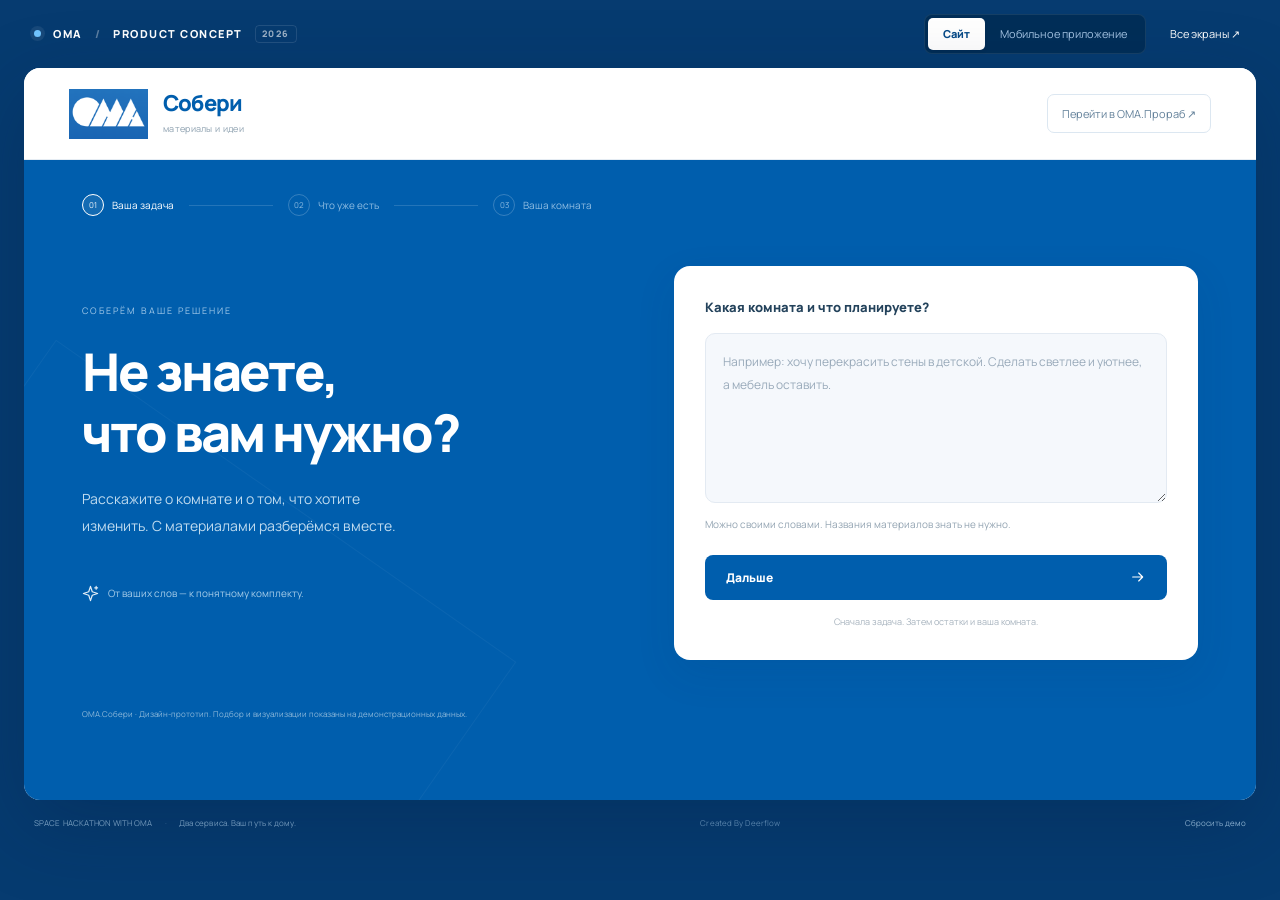
<file: design-prototype/index.html>
<!doctype html>
<html lang="ru"><head><meta charset="UTF-8"><meta name="viewport" content="width=device-width, initial-scale=1.0"><meta name="theme-color" content="#005ead"><meta name="description" content="ОМА.Собери: от вашей задачи к материалам. ОМА.Прораб: от корзины к исполнителю."><title>ОМА.Собери — начнём с вашей задачи</title><link rel="icon" href="assets/oma-logo.png"><link rel="stylesheet" href="styles.css"><script src="app.js" defer></script></head>
<body><div class="prototype-bar"><a class="concept-label" href="#welcome"><span class="live-dot"></span> OMA <span class="concept-divider">/</span> PRODUCT CONCEPT <span class="edition">2026</span></a><div class="preview-controls"><div class="device-toggle" aria-label="Размер экрана"><button class="selected" data-device="desktop" aria-pressed="true">Сайт</button><button data-device="mobile" aria-pressed="false">Мобильное приложение</button></div><button class="screen-map" data-action="screens">Все экраны ↗</button></div></div>
<div class="app-shell"><div class="phone-status" aria-hidden="true"><b>9:41</b><span>●●● ▰</span></div><header class="app-header"><a class="brand service-brand" id="service-home" href="#welcome"><img src="assets/oma-logo.png" alt="ОМА"><span class="service-wordmark"><b id="service-name">Собери</b><small id="service-caption">материалы и идеи</small></span></a><div class="header-right"><button class="service-jump" id="service-jump" data-action="enter-prorab">Перейти в ОМА.Прораб ↗</button><button class="avatar avatar-user" id="role-button" data-action="role" aria-label="Демонстрационные роли" hidden>АК</button></div></header><nav id="service-nav" class="service-subnav" aria-label="Разделы сервиса" hidden></nav><div class="app-body"><main class="workspace" id="workspace" tabindex="-1"></main></div><nav class="bottom-nav" aria-label="Мобильная навигация" hidden></nav></div>
<footer class="prototype-footer"><span>SPACE HACKATHON WITH OMA <span>·</span> Два сервиса. Ваш путь к дому.</span><a href="https://deerflow.tech" target="_blank" rel="noopener noreferrer">Created By Deerflow</a><button data-action="reset">Сбросить демо</button></footer><dialog id="modal"><div id="modal-content"></div></dialog><div class="toast" id="toast" role="status" aria-live="polite"></div></body></html>
</file>
<file: design-prototype/styles.css>
@font-face{font-family:Manrope;src:url(assets/manrope-regular.ttf) format('truetype');font-weight:400 600;font-display:swap}@font-face{font-family:Manrope;src:url(assets/manrope-bold.ttf) format('truetype');font-weight:700 800;font-display:swap}
:root{--blue:#005ead;--navy:#001a34;--ink:#16354f;--muted:#8192a3;--line:#e5ecf3;--light:#f2f6fb;--orange:#f89728;--green:#258368;--font:Manrope,'Avenir Next',sans-serif}*{box-sizing:border-box}body{margin:0;background:#063b70;color:var(--ink);font:13px/1.6 var(--font);-webkit-font-smoothing:antialiased}button,input,select,textarea{font:inherit}button{cursor:pointer;border:0;color:inherit}a{color:inherit;text-decoration:none}button,a{touch-action:manipulation;-webkit-tap-highlight-color:transparent}button:disabled{opacity:.45;cursor:not-allowed}:focus-visible{outline:3px solid var(--orange);outline-offset:3px}h1,h2,h3,h4,p{margin:0}h1,h2,h3,h4{line-height:1.25}h1{font-size:31px;font-weight:800;letter-spacing:-1.2px}h2{font-size:19px;letter-spacing:-.5px}h3{font-size:15px;letter-spacing:-.25px}small{font-size:11px}.icon{width:20px;height:20px;fill:none;stroke:currentColor;stroke-width:1.7;stroke-linecap:round;stroke-linejoin:round;flex-shrink:0;vertical-align:middle}
.prototype-bar{max-width:1660px;height:68px;margin:auto;padding:0 34px;color:#fff;display:flex;align-items:center;justify-content:space-between}.concept-label{font-size:11px;letter-spacing:1.5px;font-weight:800;display:flex;align-items:center;gap:12px}.live-dot{height:7px;width:7px;background:#71c5ff;border-radius:50%;box-shadow:0 0 0 4px #ffffff12}.concept-divider{opacity:.35}.edition{border:1px solid #ffffff30;padding:1px 6px;border-radius:4px;font-size:9px;opacity:.6}.preview-controls{display:flex;gap:18px;align-items:center}.device-toggle{display:flex;background:#002e58;padding:3px;border:1px solid #ffffff16;border-radius:8px}.device-toggle button{padding:7px 15px;background:transparent;border-radius:5px;color:#a4c4e3;font-size:11px}.device-toggle button.selected{background:#fff;color:#084b88;font-weight:800;box-shadow:0 2px 4px #0001}.screen-map{background:none;color:#fff;font-size:11px}.screen-map span{margin-left:12px;color:#a4c4e3}.app-shell{container-type:inline-size;container-name:app;width:calc(100% - 48px);max-width:1600px;margin:auto;background:var(--light);min-height:840px;border-radius:16px;overflow:clip;box-shadow:0 25px 80px #001b3a40;transition:width .3s ease}.app-header{height:87px;display:flex;align-items:center;justify-content:space-between;background:#fff;border-bottom:1px solid var(--line);padding:0 30px;gap:28px}.brand{display:flex;align-items:center;gap:17px;min-width:196px}.brand img{width:85px;height:54px;object-fit:contain}.brand-line{height:29px;width:1px;background:#dce4ef}.brand>span:last-child{font-size:11px;line-height:1.5;color:#7490a8}.brand b{color:#214766}.service-switch{display:flex;gap:36px;margin-right:auto;padding-left:30px}.service-switch a{font-size:17px;font-weight:800;color:var(--blue)}.service-switch a:last-child{color:#506880}.service-switch span{display:block;font-size:9px;font-weight:500;letter-spacing:.2px;color:#8d9aab}.header-right{display:flex;align-items:center;gap:21px}.demo-label{font-size:10px;color:#75889a;background:#f1f6fb;border:1px solid #e8eef5;padding:4px 9px;border-radius:5px;white-space:nowrap}.icon-button{width:36px;height:36px;display:inline-flex;align-items:center;justify-content:center;background:transparent;border-radius:10px;color:#526d85}.notification-button{position:relative}.notification-button i{width:5px;height:5px;background:var(--orange);border-radius:50%;position:absolute;top:6px;right:9px}.avatar{display:inline-flex;align-items:center;justify-content:center;background:#e3f0fc;color:var(--blue);border-radius:50%;font-weight:800;flex-shrink:0}.avatar-user{height:37px;width:37px;font-size:11px;background:#e7edf3;border:3px solid #fff;box-shadow:0 0 0 1px #e1e8f0}.avatar.large{width:64px;height:64px;font-size:22px}.avatar.person{background:#e5d9ce;color:#6d503e}.avatar.person.two{background:#dce6d7;color:#4f715d}.avatar.person.three{background:#dbe4f5;color:#4c6597}.app-body{display:grid;grid-template-columns:222px minmax(0,1fr);min-height:800px}.sidebar{background:#00549b;color:#fff;padding:25px 16px;display:flex;flex-direction:column;gap:27px}.project-picker{display:flex;width:100%;background:#ffffff0c;border:1px solid #ffffff24;border-radius:10px;padding:13px 10px;color:#fff;align-items:center;text-align:left;gap:9px}.project-picker>span:last-child{margin-left:auto;opacity:.6}.project-picker small{display:block;font-size:7px;letter-spacing:1.1px;color:#a1c9ec;margin-bottom:4px}.project-picker b{font-size:9px;display:block;max-width:125px;overflow:hidden;text-overflow:ellipsis;white-space:nowrap}.project-picker em{display:block;color:#a1c9ec;font-size:8px;font-style:normal;margin-top:3px}.project-icon{height:32px;width:32px;background:#ffffff12;border-radius:7px;display:flex;align-items:center;justify-content:center;flex-shrink:0}.project-icon .icon{width:17px}.nav-group{display:block;color:#91bde0;font-size:8px;letter-spacing:1.3px;font-weight:700;padding:17px 15px 9px}.nav-group:first-child{padding-top:0}.nav-item{display:flex;align-items:center;gap:12px;padding:11px 14px;margin:2px 0;border-radius:8px;color:#d9eafb;font-size:11px}.nav-item .icon{width:18px;height:18px;color:#a5c8e7}.nav-item:hover{background:#ffffff0b}.nav-item.active{background:#fff;color:var(--blue);font-weight:800;box-shadow:0 3px 7px #002e5822}.nav-item.active .icon{color:var(--blue)}.nav-count{margin-left:auto;font-size:8px;min-width:16px;height:16px;background:#ffffff20;border-radius:4px;text-align:center}.nav-item.active .nav-count{background:#e7f2fc}.sidebar-bottom{margin-top:auto;padding-top:30px}.mini-help{border:1px solid #ffffff26;border-radius:12px;padding:17px 14px;background:#ffffff06}.mini-help>.icon,.mini-help>[data-icon]>.icon{color:#7eb9eb;margin-bottom:10px;width:24px;height:24px}.mini-help b{font-size:10px;display:block}.mini-help p{font-size:9px;line-height:1.8;color:#abcce6;margin:5px 0 14px}.mini-help button{font-size:9px;background:none;padding:0;color:#fff;display:flex;justify-content:space-between;width:100%}.role-control{display:flex;gap:7px;align-items:center;margin:20px 5px 0}.role-dot{width:5px;height:5px;border-radius:50%;background:#84c1ef}.role-control select{color:#b3d1ea;background:none;border:0;max-width:166px;font-size:9px;cursor:pointer}.role-control option{color:var(--ink)}.workspace{padding:29px 34px 30px;min-width:0;outline:none}
.page-top{display:flex;align-items:center;justify-content:space-between;gap:20px;margin-bottom:25px}.eyebrow{font-size:9px;letter-spacing:1.8px;font-weight:800;color:#8b9caf;text-transform:uppercase;margin-bottom:7px}.page-top p{font-size:11px;color:#8190a2;margin-top:8px}.page-top .btn{align-self:center}.btn{background:var(--blue);color:#fff;padding:11px 17px;border-radius:8px;font-size:11px;font-weight:800;display:inline-flex;align-items:center;justify-content:center;gap:9px;white-space:nowrap;min-height:40px;border:1px solid transparent;transition:.2s}.btn:hover{background:#004f93;transform:translateY(-1px)}.btn .icon{height:16px;width:16px}.btn.secondary{color:var(--blue);background:#fff;border-color:#dce6f1}.btn.secondary:hover{background:#eaf3fc}.btn.light{background:#fff;color:var(--blue)}.btn.orange{background:var(--orange);color:#452a08}.btn.ghost{background:none;color:var(--blue);padding-left:0;padding-right:0}.btn.small{padding:7px 12px;font-size:10px;min-height:32px}.btn.full{width:100%}.actions{display:flex;align-items:center;gap:10px;flex-wrap:wrap}.page-grid{display:grid;grid-template-columns:minmax(0,1fr) 292px;gap:21px}.stack{display:flex;flex-direction:column;gap:20px}.card{background:#fff;border:1px solid var(--line);border-radius:16px;padding:22px;min-width:0}.card-title{display:flex;align-items:center;justify-content:space-between;gap:12px;margin-bottom:18px}.card-title .text-link{font-size:10px}.text-link{color:var(--blue);font-weight:800;background:none;padding:0;display:inline-flex;gap:8px;align-items:center}.text-link .icon{width:14px}.muted{color:var(--muted)}.tiny{font-size:10px}.subtitle{font-size:11px;color:var(--muted);margin-top:7px;line-height:1.8}.pill{display:inline-flex;align-items:center;gap:5px;padding:4px 8px;background:#edf5fc;color:#3473a7;font-size:9px;font-weight:700;border-radius:5px;white-space:nowrap}.pill.green{background:#eaf5ef;color:#33836b}.pill.orange{background:#fff3e4;color:#b67623}.pill.gray{background:#f2f4f7;color:#83909d}.pill.outline{background:#ffffff18;border:1px solid #ffffff36;color:#fff}.pill .icon{width:11px;height:11px}.hero{position:relative;min-height:296px;overflow:hidden;border-radius:16px;background:#254137;color:#fff;display:flex;align-items:flex-end;padding:26px}.hero .hero-photo{position:absolute;inset:0;width:100%;height:100%;object-fit:cover;object-position:55% 54%}.hero:after{content:'';position:absolute;inset:0;background:linear-gradient(90deg,#001a34c4,#001a3455 51%,#001a3400 80%),linear-gradient(0deg,#001a3445,transparent)}.hero-content{position:relative;z-index:1;width:100%}.hero-top{position:absolute;top:20px;left:23px;right:23px;z-index:2;display:flex;justify-content:space-between;align-items:center}.hero h2{font-size:31px;line-height:1.22;letter-spacing:-1px;margin-bottom:9px;color:#fff}.hero p{font-size:11px;color:#dce7ec;max-width:245px;line-height:1.7;margin-bottom:17px}.hero-actions{display:flex;justify-content:space-between;align-items:end}.hero .btn{font-size:10px;padding:9px 13px;min-height:36px}.image-credit{font-size:7px;color:#ffffffa6;text-align:right}.step-strip{display:flex;margin-top:18px;border-radius:11px;border:1px solid var(--line);background:#fff;padding:15px 12px;justify-content:space-between;gap:3px}.journey-step{display:flex;align-items:center;gap:6px;color:#97a3af;font-size:9px;font-weight:600}.step-number{width:20px;height:20px;border-radius:50%;background:#f0f3f8;display:flex;align-items:center;justify-content:center;font-size:8px;flex-shrink:0}.journey-step.done{color:#6c8c9e}.journey-step.done .step-number{color:var(--green);background:#e9f4ef}.journey-step.current{color:var(--blue);font-weight:800}.journey-step.current .step-number{color:#fff;background:var(--blue)}.step-line{align-self:center;width:22px;height:1px;background:var(--line)}.section-line{display:flex;align-items:center;justify-content:space-between;margin:24px 0 15px}.section-line h2{font-size:17px}.two-cols{display:grid;grid-template-columns:repeat(2,minmax(0,1fr));gap:16px}.three-cols{display:grid;grid-template-columns:repeat(3,minmax(0,1fr));gap:17px}.four-cols{display:grid;grid-template-columns:repeat(4,minmax(0,1fr));gap:15px}.room-card{padding:0;overflow:hidden}.room-card .room-cover{position:relative;height:134px;overflow:hidden}.room-card img{height:100%;width:100%;object-fit:cover;transition:transform .5s}.room-card:hover img{transform:scale(1.035)}.room-card .pill{position:absolute;top:11px;left:11px;background:#ffffffed}.room-card .room-details{padding:16px}.room-card h3{font-size:12px}.room-card .room-details>div{display:flex;align-items:center;justify-content:space-between}.room-card p{color:#8b98a9;font-size:10px;margin:5px 0 14px}.room-card .text-link{font-size:9px}.mini-progress{height:4px;border-radius:10px;background:#ecf1f7;overflow:hidden}.mini-progress>span{height:100%;display:block;background:var(--blue);border-radius:10px}.budget-card .big-number{font-size:29px;font-weight:800;letter-spacing:-1.1px}.budget-card .big-number span{font-size:11px;font-weight:600;color:#8b9bac;letter-spacing:0}.budget-caption{font-size:10px;color:#7d91a2;margin:3px 0 15px}.budget-bar{height:6px;display:flex;gap:3px;margin:13px 0 17px}.budget-bar span{border-radius:3px;background:#0069bd;flex:4}.budget-bar span:nth-child(2){background:#7db4df;flex:3}.budget-bar span:nth-child(3){background:#e8f0f7;flex:2}.budget-row{display:flex;justify-content:space-between;align-items:center;font-size:10px;padding:7px 0;gap:10px}.budget-row>span:first-child{color:#8391a1;display:flex;gap:7px;align-items:center}.color-dot{display:inline-block;width:5px;height:5px;background:var(--blue);border-radius:50%}.color-dot.pale{background:#7db4df}.budget-row b{font-size:10px}.divider{height:1px;background:var(--line);margin:18px 0}.budget-card .divider{margin:10px 0}.next-card{background:#e6f0fc;border:1px solid #dbe8f7;overflow:hidden}.next-card .icon-tile{margin-bottom:12px}.icon-tile{width:35px;height:35px;border-radius:9px;background:#fff;display:flex;align-items:center;justify-content:center;color:var(--blue);flex-shrink:0}.next-card h3{font-size:14px;max-width:185px}.next-card p{font-size:10px;color:#6c84a0;margin:9px 0 17px;line-height:1.8}.next-card .text-link{font-size:10px}.feed-row{display:flex;gap:11px;align-items:flex-start;font-size:10px;padding:11px 0;border-bottom:1px solid var(--line)}.feed-row:last-child{border:0;padding-bottom:0}.feed-icon{width:28px;height:28px;border-radius:8px;background:#edf4fc;color:var(--blue);display:flex;align-items:center;justify-content:center;flex-shrink:0}.feed-row .icon{width:14px;height:14px}.feed-row b{font-size:10px;display:block;margin-bottom:2px}.feed-row p{font-size:9px;color:#8b99a8}.feed-row time{font-size:8px;color:#9ea9b6;white-space:nowrap;margin-left:auto}.note{display:flex;align-items:flex-start;gap:10px;padding:14px 16px;border:1px solid #dbe8f7;background:#edf5fd;border-radius:10px;font-size:10px;color:#5d7f9e;line-height:1.8}.note .icon{color:var(--blue);width:17px;height:17px;margin-top:1px}.note.warn{background:#fff7ec;border-color:#f6e4cc;color:#9f7b48}.note.success{background:#edf7f2;border-color:#dceee3;color:#3c8069}.screen-footer{display:flex;justify-content:space-between;align-items:center;margin-top:25px;padding-top:14px;border-top:1px solid #e1e9f1;color:#9ba8b6;font-size:8px;gap:15px}.prototype-footer{max-width:1600px;width:calc(100% - 68px);margin:17px auto 21px;display:flex;align-items:center;justify-content:space-between;color:#85acce;font-size:8px;letter-spacing:.5px}.prototype-footer span span{margin:0 10px;opacity:.4}.prototype-footer a{font-size:8px;opacity:.65}.prototype-footer button{background:none;color:#9bc0df;font-size:8px;padding:0}
.form-grid{display:grid;grid-template-columns:1fr 1fr;gap:17px}.field{display:flex;flex-direction:column;gap:7px;font-size:11px;font-weight:700}.field input,.field select,.field textarea,.chat-input input,.search-field input{border:1px solid #dce5ee;padding:12px 13px;border-radius:8px;background:#fbfcfe;color:var(--ink);width:100%;min-width:0}.field textarea{resize:vertical;min-height:104px;line-height:1.8}.field.wide{grid-column:1/-1}.choice-grid{display:grid;grid-template-columns:1fr 1fr;gap:12px;margin-top:17px}.choice-card{padding:20px;text-align:left;border:1px solid var(--line);border-radius:12px;background:#fff;display:flex;align-items:flex-start;gap:13px}.choice-card.active,.choice-card:has(input:checked){border-color:var(--blue);background:#f2f8fd;box-shadow:0 0 0 1px var(--blue)}.choice-card .icon{color:var(--blue)}.choice-card b{font-size:12px;display:block}.choice-card p{font-size:10px;color:#8294a5;margin-top:4px}.choice-card input{accent-color:var(--blue);margin-top:5px}.tabs{display:flex;gap:4px;background:#e8eef5;padding:4px;border-radius:9px;width:max-content;max-width:100%;margin-bottom:20px;overflow:auto}.tab{padding:8px 15px;border-radius:6px;background:none;font-size:10px;white-space:nowrap;color:#6c8194}.tab.active{color:var(--blue);background:#fff;font-weight:800;box-shadow:0 2px 4px #1e4a6f0a}.upload-area{border:1.5px dashed #a9c5e0;min-height:208px;border-radius:12px;display:flex;align-items:center;justify-content:center;flex-direction:column;background:#f4f9fe;text-align:center;cursor:pointer;padding:20px;gap:9px}.upload-area>.icon{width:34px;height:34px;color:var(--blue);margin-bottom:3px}.upload-area b{font-size:12px}.upload-area p{font-size:10px;color:#7b93a8}.upload-area input{max-width:100%;font-size:10px;margin-top:8px}.plan-visual{background:#f1f7fc;border:1px solid #e2ebf4;border-radius:13px;padding:23px;min-height:220px;display:grid;grid-template-columns:1.5fr 1fr;gap:7px}.plan-room{border:3px solid #6c9dc7;background:#dfeefa;display:flex;align-items:center;justify-content:center;flex-direction:column;min-height:90px;font-size:11px}.plan-room:nth-child(2){background:#e7f0dd;border-color:#9cae83}.plan-room:nth-child(3){grid-column:1/-1;min-height:54px;background:#e6e7ee;border-color:#a6a6b7}.plan-room span{font-size:9px;opacity:.7}.inventory-row{display:grid;grid-template-columns:44px 1fr auto;align-items:center;gap:13px;padding:17px 0;border-bottom:1px solid var(--line)}.inventory-row:last-child{border:0}.material-thumb{width:44px;height:48px;background:#f0ebe2;border-radius:8px;display:flex;align-items:center;justify-content:center;overflow:hidden}.material-thumb .icon{width:23px;height:23px;color:#8a775d}.material-thumb.paint{background:#e8eef5}.material-thumb.wood{background:repeating-linear-gradient(93deg,#b6a085 0px,#c4b399 8px,#d2bfa4 10px,#ad9376 12px)}.material-thumb.white{background:#e8e8e4}.inventory-row b{font-size:11px}.inventory-row p{font-size:9px;color:#899bab;margin-top:3px}.variant{padding:0;overflow:hidden}.variant.selected{border:2px solid var(--blue)}.variant img{height:176px;width:100%;object-fit:cover}.variant:nth-child(1) img{filter:saturate(.6)}.variant:nth-child(3) img{filter:saturate(.9) brightness(.85)}.variant-info{padding:19px}.variant-info h3{font-size:15px;margin:9px 0}.variant-info p{font-size:10px;color:#8495a5;min-height:54px;margin-bottom:15px}.variant-price{font-size:24px;font-weight:800;margin:14px 0}.variant-price span{font-size:10px;font-weight:500;color:#8799aa}.variant .btn{width:100%}.variant-info ul{padding-left:15px;font-size:10px;color:#6e8599;line-height:2}.studio-grid{display:grid;grid-template-columns:minmax(0,1fr) 270px;gap:18px}.studio-scene{position:relative;border-radius:14px;overflow:hidden;background:#d6d3cb;min-height:430px}.studio-scene>img{width:100%;height:100%;object-fit:cover;position:absolute;inset:0}.studio-toolbar{position:absolute;left:16px;top:16px;display:flex;gap:5px;z-index:1}.studio-toolbar button{padding:7px 11px;font-size:9px;border-radius:6px;background:#ffffffed;color:#566e81}.studio-toolbar button.active{background:var(--blue);color:#fff}.hotspot{position:absolute;background:#fff;border:3px solid #ffffff80;width:27px;height:27px;border-radius:50%;color:var(--blue);box-shadow:0 0 0 6px #ffffff28;font-weight:800;display:flex;align-items:center;justify-content:center}.hotspot.one{top:31%;left:38%}.hotspot.two{top:72%;left:61%}.scene-bottom{position:absolute;bottom:16px;left:16px;right:16px;padding:11px 13px;border-radius:9px;display:flex;align-items:center;justify-content:space-between;background:#ffffffed;font-size:9px}.scene-bottom b{display:block;font-size:10px}.scene-bottom .pill{font-size:8px}.chat-bubble{background:#f0f6fc;border-radius:0 12px 12px 12px;padding:13px;font-size:10px;line-height:1.8;margin:12px 0}.chat-bubble.user{background:var(--blue);color:#fff;border-radius:12px 0 12px 12px;margin-left:20px}.chat-heading{display:flex;gap:8px;align-items:center}.chat-heading .icon-tile{background:#ebf4fe;width:30px;height:30px}.chat-heading h3{font-size:12px}.chat-heading p{font-size:8px;color:#8a9cab}.chat-input{display:flex;gap:6px;margin-top:14px}.chat-input input{font-size:10px;padding:10px}.chat-input button{width:35px;flex-shrink:0;padding:0}.swatches{display:flex;gap:8px;margin-top:13px}.swatch{width:26px;height:26px;border-radius:50%;border:3px solid #fff;box-shadow:0 0 0 1px #d9e3ed}.swatch.active{box-shadow:0 0 0 2px var(--blue)}.lock-list{display:flex;flex-wrap:wrap;gap:7px;margin-top:15px}.lock-list .pill{font-size:8px}.ar-callout{display:flex;align-items:center;justify-content:space-between;margin-top:17px;padding:17px 19px;border:1px solid #d8e7f6;background:#eaf3fd;border-radius:12px;gap:15px}.ar-callout h3{font-size:13px}.ar-callout p{font-size:10px;color:#7793ac;margin-top:5px}
.data-table{width:100%;border-collapse:collapse;text-align:left;font-size:10px}.table-wrap{overflow-x:auto}.data-table th{font-size:8px;letter-spacing:.6px;text-transform:uppercase;color:#91a2b2;padding:12px 9px;border-bottom:1px solid var(--line);font-weight:600;white-space:nowrap}.data-table td{padding:16px 9px;border-bottom:1px solid var(--line);vertical-align:middle}.data-table td b{font-size:10px}.data-table td small{display:block;color:#91a2b1;font-size:8px;margin-top:3px}.data-table tr:last-child td{border:0}.price{white-space:nowrap;font-weight:800}.qty{display:inline-flex;align-items:center;border:1px solid #dce6ef;border-radius:7px;overflow:hidden;background:#fff}.qty button{padding:4px 8px;background:#f7f9fc;color:#6d8296}.qty span{min-width:21px;text-align:center;font-size:10px}.total-row{display:flex;justify-content:space-between;align-items:center;font-size:11px;margin:10px 0;gap:10px}.total-row.grand{font-size:15px;font-weight:800;padding-top:14px;border-top:1px solid var(--line);margin-top:15px}.total-row.grand b{font-size:25px;letter-spacing:-1px}.checkout-summary .btn{margin-top:13px}.filters{display:flex;flex-wrap:wrap;gap:8px;margin-bottom:20px}.filter{border:1px solid #dae5ef;border-radius:7px;padding:8px 13px;background:#fff;font-size:10px;color:#647e94}.filter.active{background:var(--blue);border-color:var(--blue);color:#fff}.search-field{position:relative;display:flex;align-items:center;gap:9px;flex:1;min-width:160px}.search-field .icon{position:absolute;left:12px;width:16px;color:#7f96aa}.search-field input{padding-left:37px;font-size:11px;background:#fff}.product-card{padding:17px}.product-image{height:115px;background:#f5f7fa;border-radius:10px;display:flex;align-items:center;justify-content:center;margin-bottom:13px;position:relative}.paint-can{width:67px;height:75px;border-radius:8px 8px 11px 11px;background:linear-gradient(90deg,#eee,#fff 30%,#f9fafb 70%,#ddd);border-top:7px solid #d5dce1;box-shadow:4px 7px 12px #001a3410;display:flex;align-items:center;justify-content:center;flex-direction:column}.paint-can b{font-size:13px;line-height:1.2;color:var(--blue);font-weight:800}.paint-can em{font-size:6px;font-style:normal;background:var(--blue);color:#fff;padding:2px 10px;margin-top:4px}.paint-can.orange em{background:var(--orange)}.plank{width:110px;height:65px;background:repeating-linear-gradient(94deg,#b59b79 0px,#c7b394 9px,#d3bd98 12px,#ab8d65 14px);transform:skewY(-15deg);border-bottom:7px solid #8a7357;border-right:4px solid #9c8565}.product-card h3{font-size:11px;line-height:1.6;min-height:36px}.product-meta{font-size:9px;color:#8e9eac;margin:6px 0 12px}.product-price{display:flex;justify-content:space-between;align-items:center;gap:5px}.product-price b{font-size:18px;white-space:nowrap}.product-price .btn{padding:6px 9px;min-height:30px}.product-card .pill{position:absolute;top:8px;left:8px;font-size:7px}.person-card{padding:21px}.person-head{display:flex;gap:13px;align-items:center;margin-bottom:16px}.person-head h3{font-size:15px}.person-head p{font-size:10px;color:#7e93a5;margin-top:4px}.stars{color:#d69c39;font-size:10px;margin-top:3px}.person-tags{display:flex;gap:6px;flex-wrap:wrap;margin:12px 0}.person-card>p{font-size:10px;color:#7c90a2;line-height:1.9}.person-card .btn{margin-top:16px;width:100%}.match{font-size:9px;color:var(--green);display:flex;align-items:center;gap:5px;margin-top:14px}.match .icon{width:13px;height:13px}.profile-banner{height:132px;background:var(--blue);border-radius:14px 14px 0 0;position:relative;overflow:hidden}.profile-banner:before,.profile-banner:after{content:'';position:absolute;width:230px;height:230px;border:1px solid #ffffff20;transform:rotate(40deg);right:85px;top:-110px}.profile-banner:after{right:-80px;top:-20px}.profile-body{padding:0 28px 25px}.profile-body>.avatar{margin-top:-35px;position:relative;border:5px solid #fff;width:80px;height:80px;font-size:25px}.profile-body h2{margin-top:9px}.profile-stats{display:flex;gap:32px;padding:17px 0}.profile-stats b{font-size:20px;display:block}.profile-stats span{font-size:9px;color:#8a9cab}.profile-card{padding:0;overflow:hidden}.check-list{list-style:none;padding:0;margin:0}.check-list li{display:flex;align-items:start;gap:10px;font-size:11px;padding:11px 0;border-bottom:1px solid var(--line)}.check-list li:last-child{border:0}.check-list .icon{width:16px;height:16px;color:var(--green);margin-top:2px}.check-list small{display:block;color:#899caf;font-size:9px;margin-top:3px}.review-diff{padding:15px;border:1px solid #f1e1c9;background:#fff9f0;border-radius:10px;margin:15px 0}.review-diff h4{font-size:11px;margin-bottom:7px}.review-diff p{font-size:10px;line-height:1.8;color:#947648}.timeline{padding-left:4px}.timeline-item{display:flex;gap:14px;padding-bottom:24px;position:relative}.timeline-item:before{content:'';position:absolute;width:1px;background:#dce8f3;left:13px;top:29px;bottom:0}.timeline-item:last-child:before{display:none}.timeline-marker{width:28px;height:28px;border-radius:50%;border:1px solid #d6e2ed;display:flex;align-items:center;justify-content:center;background:#fff;flex-shrink:0;font-size:10px;color:#8c9fb0;z-index:1}.timeline-item.done .timeline-marker{color:var(--green);background:#eaf5ef;border-color:#eaf5ef}.timeline-item.current .timeline-marker{background:var(--blue);color:#fff;border-color:var(--blue)}.timeline-copy{flex:1;min-width:0;padding-top:3px}.timeline-copy h3{font-size:12px}.timeline-copy p{font-size:10px;color:#8498aa;margin:5px 0}.timeline-date{font-size:9px;color:#9aabba;white-space:nowrap;padding-top:4px}.stage-row{display:flex;gap:12px;align-items:center;padding:15px 0;border-bottom:1px solid var(--line)}.stage-row:last-child{border:0}.stage-num{width:29px;height:29px;border-radius:8px;background:#edf4fb;color:var(--blue);display:flex;align-items:center;justify-content:center;font-weight:700;font-size:10px;flex-shrink:0}.stage-row>div:nth-child(2){flex:1}.stage-row h4{font-size:11px}.stage-row p{font-size:9px;color:#8b9daf;margin-top:3px}.stage-row .pill{font-size:8px}.metric-card{padding:18px}.metric-label{font-size:9px;color:#8296a9;margin-bottom:8px}.metric-value{font-size:26px;font-weight:800;letter-spacing:-1px}.metric-foot{font-size:9px;color:#91a1b0;margin-top:5px}.metric-card.accent{background:var(--blue);color:#fff;border-color:var(--blue)}.metric-card.accent .metric-label,.metric-card.accent .metric-foot{color:#afd1ef}.report-images{display:grid;grid-template-columns:1.5fr 1fr;gap:10px}.report-images img{width:100%;height:190px;object-fit:cover;border-radius:10px}.checkbox-line{display:flex;gap:10px;align-items:flex-start;font-size:10px;line-height:1.8;margin:17px 0;color:#6b8398}.checkbox-line input{margin-top:3px;accent-color:var(--blue);width:16px;height:16px;flex-shrink:0}.empty-state{text-align:center;padding:65px 25px}.empty-state>.icon{width:43px;height:43px;color:var(--blue);margin-bottom:15px}.empty-state h2{font-size:23px;margin-bottom:10px}.empty-state p{font-size:12px;color:#7a91a6;max-width:480px;margin:0 auto 20px}.success-mark{width:74px;height:74px;border-radius:50%;background:#e4f4eb;color:var(--green);display:flex;align-items:center;justify-content:center;margin:0 auto 20px}.success-mark .icon{width:35px;height:35px}.message-list{display:flex;flex-direction:column;gap:14px}.message{padding:14px 16px;background:#f1f6fc;border-radius:12px;max-width:85%;font-size:10px}.message.mine{background:var(--blue);color:#fff;align-self:flex-end}.message b{font-size:9px;display:block;margin-bottom:5px}.message time{font-size:8px;display:block;opacity:.6;margin-top:5px}.rating-picker{display:flex;gap:6px;margin:16px 0}.rating-picker button{background:none;color:#c2cdd6;font-size:27px;padding:0 3px}.rating-picker button.on{color:#efa82e}.phone-status,.bottom-nav{display:none}
.toast{position:fixed;left:50%;bottom:30px;z-index:50;transform:translate(-50%,20px);background:#002e58;color:#fff;border:1px solid #ffffff30;padding:13px 22px;border-radius:11px;box-shadow:0 10px 40px #001a3440;font-size:12px;opacity:0;pointer-events:none;transition:.2s;max-width:calc(100% - 30px)}.toast.show{opacity:1;transform:translate(-50%,0)}dialog{border:0;border-radius:18px;padding:0;max-width:min(900px,calc(100% - 30px));width:700px;color:var(--ink);box-shadow:0 30px 100px #001a3460}dialog::backdrop{background:#001a3488;backdrop-filter:blur(4px)}.modal-inner{padding:28px}.modal-head{display:flex;align-items:center;justify-content:space-between;margin-bottom:20px}.modal-head h2{font-size:20px}.modal-head button{font-size:24px;background:none;color:#8498aa}.screen-grid{display:grid;grid-template-columns:repeat(3,1fr);gap:8px}.screen-tile{text-align:left;border:1px solid var(--line);border-radius:9px;padding:12px;background:#f9fbfd;display:flex;gap:9px;align-items:center;font-size:10px}.screen-tile .icon{width:16px;height:16px}.screen-tile:hover{border-color:var(--blue);background:#edf6fd}.screen-tile span:first-child{font-size:9px;color:#99abbc}.screen-tile.active{background:#eaf4fc;border-color:var(--blue)}.modal-intro{font-size:11px;color:#8a9bad;margin-bottom:19px}.mobile-preview .app-shell{width:414px;max-width:calc(100% - 24px);border-radius:30px;border:7px solid #00294e;height:860px;min-height:0;overflow-y:auto;scrollbar-width:none}.mobile-preview .phone-status{display:flex;justify-content:space-between;padding:13px 24px 3px;background:#fff;color:#143a58;font-size:10px}.mobile-preview .prototype-footer{max-width:414px;flex-wrap:wrap;justify-content:center;gap:10px}.mobile-preview .app-shell .workspace{min-height:720px}.mobile-preview .app-shell .bottom-nav{position:sticky;bottom:0}.mobile-preview .app-shell .app-body{min-height:0}
@container app (max-width:1150px){.workspace{padding:26px 24px}.page-grid{grid-template-columns:minmax(0,1fr) 250px}.app-body{grid-template-columns:197px minmax(0,1fr)}.sidebar{padding:23px 12px}.project-picker b{font-size:8px;max-width:102px}.project-picker{gap:6px;padding:11px 8px}.app-header{padding:0 23px}.service-switch{gap:23px;padding-left:0}.hero h2{font-size:29px}.studio-grid{grid-template-columns:minmax(0,1fr) 230px}.three-cols{gap:12px}.variant img{height:140px}.variant-info{padding:15px}.variant-info h3{font-size:13px}.step-strip{padding:12px 9px}.step-line{width:10px}.journey-step{font-size:8px;gap:4px}.budget-card{padding:18px}}
@container app (max-width:960px){.page-grid{grid-template-columns:1fr}.page-grid>.stack:last-child{display:grid;grid-template-columns:1fr 1fr;align-content:start}.page-grid>.stack:last-child>.card:last-child:nth-child(3){grid-column:1/-1}.three-cols{grid-template-columns:repeat(2,minmax(0,1fr))}.four-cols{grid-template-columns:repeat(2,minmax(0,1fr))}.service-switch span{display:none}.service-switch{gap:18px}.service-switch a{font-size:14px}.brand{min-width:180px}.demo-label{display:none}.header-right{gap:10px}.studio-grid{grid-template-columns:1fr}.studio-scene{min-height:400px}.studio-grid>.card{display:none}.page-top h1{font-size:28px}.person-card .person-head{gap:9px}.person-head .avatar.large{width:48px;height:48px;font-size:17px}}
@container app (max-width:700px){.app-header{height:68px;padding:0 18px;gap:10px}.brand{min-width:0;gap:10px}.brand img{width:64px;height:41px}.brand-line{height:24px}.brand>span:last-child{font-size:8px}.service-switch{display:none}.header-right{gap:9px}.avatar-user{width:31px;height:31px;font-size:9px}.icon-button{width:31px;height:31px}.app-body{display:block;min-height:calc(100vh - 150px)}.sidebar{display:none}.workspace{padding:22px 17px 24px}.page-top{margin-bottom:20px;gap:10px;align-items:flex-start}.page-top h1{font-size:25px;letter-spacing:-.9px;line-height:1.35}.page-top p{font-size:10px;line-height:1.8;max-width:260px}.eyebrow{font-size:8px;letter-spacing:1.4px}.page-top>.btn{font-size:0;width:36px;height:36px;padding:0;min-height:36px;align-self:center;flex-shrink:0}.page-top>.btn .icon{width:18px;height:18px}.page-grid{gap:17px}.page-grid>.stack:last-child{display:flex}.card{padding:19px;border-radius:14px}.hero{min-height:314px;padding:22px}.hero h2{font-size:30px;letter-spacing:-1.1px}.hero p{max-width:230px;font-size:10px}.hero:after{background:linear-gradient(90deg,#001a34d0,#001a3455 85%),linear-gradient(0deg,#001a3430,transparent)}.hero .hero-photo{object-position:63% 50%}.hero-top{top:16px;left:18px;right:18px}.hero-top .pill{font-size:8px}.hero-actions .image-credit{max-width:70px;font-size:6px}.step-strip{padding:14px 8px;gap:3px;margin-top:14px}.journey-step{flex-direction:column;font-size:7px;gap:5px}.journey-step .step-number{height:20px;width:20px}.step-line{width:13px;margin-bottom:15px}.section-line{margin-top:21px}.section-line h2{font-size:16px}.section-line>.text-link{font-size:9px}.two-cols{gap:11px}.room-card{padding:0}.room-card .room-cover{height:109px}.room-card .room-details{padding:12px}.room-card h3{font-size:11px}.room-card p{font-size:8px;margin-bottom:10px}.room-card .text-link{font-size:8px}.room-card .pill{font-size:7px;left:8px;top:8px}.card-title h2{font-size:16px}.budget-card .big-number{font-size:32px}.next-card h3{max-width:none}.screen-footer{font-size:7px;line-height:1.8}.screen-footer span:last-child{max-width:145px;text-align:right}.bottom-nav{position:sticky;bottom:0;z-index:5;background:#fffffffa;border-top:1px solid #e0e8f0;display:flex;justify-content:space-around;padding:10px 3px 13px;backdrop-filter:blur(10px)}.bottom-nav a,.bottom-nav button{display:flex;align-items:center;flex-direction:column;background:none;gap:4px;font-size:8px;color:#8b9cac;padding:0 7px}.bottom-nav .icon{width:20px;height:20px}.bottom-nav .active{color:var(--blue);font-weight:800}.form-grid{gap:14px}.field{font-size:10px}.field input,.field textarea,.field select{padding:10px;font-size:11px}.choice-grid{grid-template-columns:1fr}.choice-card{padding:17px}.three-cols{grid-template-columns:1fr}.four-cols{gap:10px}.variant{padding:0}.variant img{height:200px}.variant-info{padding:19px}.variant-info p{min-height:0}.variant-info h3{font-size:17px}.studio-scene{min-height:340px}.studio-grid>.card{display:block}.studio-grid{gap:15px}.studio-toolbar{left:12px;top:12px}.studio-toolbar button{padding:7px 9px;font-size:8px}.scene-bottom{left:10px;right:10px;font-size:7px;padding:10px}.scene-bottom b{font-size:9px}.ar-callout{padding:15px;align-items:flex-start;flex-direction:column}.ar-callout .btn{width:100%}.data-table td{padding:13px 5px;font-size:9px}.data-table th{padding:10px 5px;font-size:7px}.data-table td b{font-size:9px}.data-table td small{font-size:7px}.qty button{padding:4px 6px}.qty span{min-width:16px;font-size:9px}.table-wrap{margin:0 -7px}.product-grid{grid-template-columns:1fr 1fr}.product-card{padding:13px}.product-card h3{font-size:10px;min-height:48px}.product-image{height:110px}.product-price b{font-size:16px}.product-price .btn{font-size:0;padding:7px}.product-price .btn .icon{width:15px;height:15px}.person-card{padding:19px}.person-head h3{font-size:15px}.person-head .avatar.large{width:58px;height:58px;font-size:20px}.person-card .person-head{gap:14px}.profile-body{padding:0 20px 20px}.profile-stats{gap:23px}.report-images img{height:140px}.timeline-date{font-size:8px}.metric-card{padding:16px}.metric-value{font-size:25px}.stage-row{gap:9px}.stage-row h4{font-size:10px}.stage-row .pill{font-size:7px;padding:3px 5px}.note{font-size:9px;padding:12px}.actions .btn{flex:1}.message{max-width:92%}.plan-visual{padding:15px}.inventory-row{grid-template-columns:35px 1fr auto;gap:9px}.material-thumb{width:35px;height:42px}.inventory-row b{font-size:10px}.inventory-row .btn{font-size:8px;padding:7px}.screen-grid{grid-template-columns:1fr 1fr}.modal-inner{padding:20px}.screen-tile{padding:10px;font-size:9px}}
@media(max-width:750px){body{background:var(--light)}.prototype-bar{height:auto;min-height:64px;padding:13px 15px;gap:12px;background:#063b70;flex-wrap:wrap;justify-content:center}.concept-label{font-size:9px;letter-spacing:1.1px}.edition{display:none}.preview-controls{gap:12px}.device-toggle button{font-size:9px;padding:5px 9px}.screen-map{font-size:9px}.app-shell{width:100%;border-radius:0;min-height:0;box-shadow:none}.prototype-footer{background:#063b70;width:100%;margin:0;padding:16px;gap:12px;flex-wrap:wrap;justify-content:center;font-size:7px}.prototype-footer>span{width:100%;text-align:center}.mobile-preview .app-shell{max-width:100%;border:0;border-radius:0;width:414px;height:auto}.mobile-preview .prototype-footer{max-width:none}.mobile-preview .phone-status{display:none}.mobile-preview .app-shell .workspace{min-height:0}.toast{bottom:88px;font-size:10px}.modal-head h2{font-size:17px}}
@media(prefers-reduced-motion:no-preference){.workspace>.page-content{animation:appear .3s ease both}@keyframes appear{from{opacity:0;transform:translateY(7px)}to{opacity:1;transform:translateY(0)}}}@media(prefers-reduced-motion:reduce){*{animation:none!important;transition:none!important;scroll-behavior:auto!important}}

/* A quieter interface: four destinations, one task, optional context. */
.app-header{height:78px;padding:0 30px}.brand{min-width:0}.header-right{margin-left:auto}.brand-line{display:none}.brand>span:last-child{font-size:11px}.app-body{grid-template-columns:200px minmax(0,1fr);min-height:720px}.app-shell{min-height:0}.sidebar{padding:30px 19px;gap:34px;background:#00549b}.project-picker{border:0;background:transparent;padding:0 6px;gap:11px}.project-picker small{font-size:9px;letter-spacing:1px;margin-bottom:7px}.project-picker b{font-size:10px;max-width:135px}.project-picker em{font-size:9px;margin-top:6px}.project-icon{display:none}.nav-item{font-size:12px;padding:14px 13px;margin:5px 0;gap:13px}.sidebar-bottom{padding-top:80px}.support-link{font-size:11px;color:#bcd8ed;padding:0 12px}.workspace{padding:42px 45px 44px}.page-content{max-width:940px;margin:auto}.page-top{margin-bottom:30px}.page-top h1{font-size:30px;letter-spacing:-1px}.page-top p{font-size:12px;color:#7b8e9f;line-height:1.8;margin-top:10px;max-width:580px}.page-grid{grid-template-columns:minmax(0,1fr);gap:23px}.page-grid>.stack:last-child{display:flex}.stack{gap:24px}.card{padding:27px;border:0;box-shadow:0 1px 0 #dce5ee;border-radius:13px}.card-title{margin-bottom:20px}.card h2{font-size:17px}.card h3{font-size:14px}.card-title .text-link{font-size:12px}.subtitle{font-size:12px;line-height:1.85}.tiny{font-size:11px}.btn{font-size:12px;min-height:43px;padding:11px 20px;font-weight:700;border-radius:8px;box-shadow:none}.btn .icon{display:none}.btn.secondary.subtle-action{background:transparent;border:0;color:#577b99;padding-left:5px;padding-right:5px;min-height:35px;font-weight:600;box-shadow:none}.btn.secondary.subtle-action:hover{background:transparent;color:var(--blue);transform:none;text-decoration:underline}.btn.secondary.subtle-action .icon{display:none}.page-top>.btn.secondary{font-size:11px}.actions{gap:16px}.text-link{font-size:11px;font-weight:600}.text-link .icon{display:none}.note{border:0;background:transparent;color:#768a9c;padding:12px 0;font-size:11px}.note .icon{display:none}.note.warn{background:transparent;border:0;color:#996d36}.note.success{background:transparent;border:0;color:#387c65}.pill{background:transparent;color:#8294a3;padding:0;font-size:10px;font-weight:500;white-space:normal}.pill.gray{background:transparent;color:#8e9ba7}.pill.green{background:transparent;color:#33836b}.pill.orange{background:transparent;color:#a2773c}.pill .icon{display:none}.screen-details{margin-top:26px;border-top:1px solid #dfe7ef;padding:19px 0 0}.screen-details>summary,.inline-options>summary{cursor:pointer;font-size:12px;color:#6f879c;list-style:none;display:flex;align-items:center;gap:10px;width:fit-content}.screen-details>summary:after,.inline-options>summary:after{content:'+';font-size:16px;font-weight:400;color:#8aa0b1}.screen-details[open]>summary:after,.inline-options[open]>summary:after{content:'−'}.screen-details>summary::-webkit-details-marker,.inline-options>summary::-webkit-details-marker{display:none}.screen-details .details-content{padding-top:22px;display:grid;grid-template-columns:repeat(auto-fit,minmax(240px,1fr));gap:18px}.screen-details .note{padding:20px}.screen-details .card{box-shadow:none;background:#eaf0f7}.inline-options>summary{font-size:10px}.inline-options[open]{padding:8px 0}.simple-hero{min-height:305px;padding:35px}.simple-hero h2{font-size:34px;margin:15px 0 26px;font-weight:800}.hero-kicker{font-size:11px;color:#dbe7ef}.hero-actions .btn{font-size:11px;padding:11px 19px}.project-overview{display:flex;justify-content:space-between;gap:15px;color:#8293a3;font-size:11px;padding:20px 1px 13px}.project-overview b{color:#42627c;font-weight:600;margin-left:7px}.section-line{margin:23px 0 16px}.section-line h2{font-size:17px}.room-card{padding:0;box-shadow:none;transition:box-shadow .2s}.room-card:hover{box-shadow:0 4px 18px #001a3410}.room-card .room-cover{height:158px}.room-card .room-details{padding:18px 19px}.room-card h3{font-size:13px}.project-links{display:flex;justify-content:space-between;gap:20px;margin-top:28px;padding-top:20px;border-top:1px solid #dfe7ef}.project-links a{display:flex;gap:30px;font-size:11px;color:#63819a}.project-links span{color:#95a8b7}.inventory-simple{max-width:760px}.inventory-simple .card{margin-bottom:24px}.inventory-simple .inventory-row{padding:22px 0;gap:17px}.inventory-simple .inventory-row b{font-size:13px;font-weight:700}.inventory-simple .inventory-row p{font-size:11px;margin-top:6px;color:#8a9ca9}.quiet-label{font-size:10px;color:#97a5b1}.quiet-hint{font-size:11px;line-height:1.8;color:#93a1ae;margin-top:6px}.screen-next{display:flex;justify-content:flex-end;padding-top:8px}.field{font-size:12px}.field input,.field textarea,.field select{font-size:12px;background:white}.check-list li{font-size:12px;padding:15px 0}.check-list small{font-size:10px}.choice-card{padding:22px;border-radius:10px}.choice-card b{font-size:12px}.choice-card p{font-size:11px}.choice-card>.icon{width:18px;height:18px}.choice-card .icon-tile{background:transparent}.metric-card .metric-value{font-size:26px}.metric-foot,.metric-label{font-size:10px}.simple-checkout{max-width:100%;margin-top:0}.simple-checkout .total-row.grand{border:0}.simple-checkout>.subtitle{display:none}.stage-row{padding:20px 0}.stage-row h4{font-size:12px}.stage-row p{font-size:10px}.data-table{font-size:12px}.data-table td b{font-size:12px}.data-table td small{font-size:9px}.budget-bar,.budget-card>.mini-progress,.budget-card>.budget-row,.budget-card>.divider,.budget-card>.subtitle{display:none}.budget-card .big-number{font-size:28px}.budget-caption{font-size:11px;margin-bottom:0}.prototype-footer{font-size:8px;letter-spacing:.1px}.phone-status{font-size:10px}
@container app (max-width:960px){.app-body{grid-template-columns:175px minmax(0,1fr)}.sidebar{padding:26px 14px}.project-picker b{font-size:9px;max-width:125px}.workspace{padding:32px 26px}.page-top h1{font-size:28px}.page-grid>.stack:last-child{display:flex}.simple-hero{padding:25px;min-height:290px}.simple-hero h2{font-size:30px}.room-card .room-cover{height:130px}.room-card .room-details{padding:15px}.screen-details .details-content{display:flex;flex-direction:column}.product-grid{grid-template-columns:repeat(2,minmax(0,1fr))}}
@container app (max-width:700px){.app-body{display:block}.sidebar{display:none}.app-header{height:68px;padding:0 20px}.workspace{padding:27px 20px 30px}.page-top{margin-bottom:25px}.page-top h1{font-size:26px}.page-top p{font-size:11px;max-width:290px}.page-top>.btn.secondary{font-size:10px;width:auto;height:auto;min-height:35px;max-width:110px;white-space:normal}.page-top>.btn:not(.secondary){font-size:10px;min-width:85px;width:auto;height:auto;padding:9px 11px;min-height:36px;white-space:normal}.card{padding:22px}.card h2{font-size:16px}.card-title .text-link{font-size:11px}.simple-hero{min-height:310px;padding:25px}.simple-hero h2{font-size:29px;margin:15px 0 25px}.hero-kicker{font-size:10px}.project-overview{font-size:10px;flex-wrap:wrap;gap:6px;padding:18px 0 6px}.project-overview b{margin-left:5px}.room-card{padding:0}.room-card .room-cover{height:115px}.room-card .room-details{padding:14px 12px}.room-card h3{font-size:12px}.project-links{margin-top:23px}.project-links a{font-size:11px;gap:16px}.inventory-simple .card{margin-bottom:20px}.inventory-simple .inventory-row{grid-template-columns:34px minmax(0,1fr);gap:12px;padding:20px 0}.inventory-simple .inventory-row b{font-size:12px}.inventory-simple .inventory-row p{font-size:10px}.inventory-simple .inventory-row>.text-link{grid-column:2;justify-self:start;font-size:11px;margin-top:0}.inventory-simple .quiet-label{display:none}.inventory-simple .material-thumb{width:34px;height:42px}.quiet-hint{font-size:10px}.screen-next .btn{width:100%}.screen-details{margin-top:23px}.screen-details>summary{font-size:11px}.screen-details .details-content{padding-top:19px}.simple-checkout{padding:22px}.note{font-size:10px}.pill{font-size:9px}.stage-row h4{font-size:11px}.stage-row p{font-size:9px}.stage-row .pill{font-size:8px}.data-table td b{font-size:10px}.data-table td{font-size:10px}.bottom-nav{padding:13px 3px 15px}.bottom-nav a{font-size:9px;gap:6px}.bottom-nav .icon{width:19px;height:19px}.actions .subtle-action{flex:none}.subtitle{font-size:11px}.scene-bottom .pill{display:none}.studio-scene .hotspot{width:23px;height:23px;box-shadow:0 0 0 4px #ffffff28}.ar-callout{background:transparent;border:0;padding:17px 0;margin-top:5px}.ar-callout .btn{width:auto;background:transparent;color:var(--blue);padding:0;min-height:30px}.ar-callout h3{font-size:12px}.ar-callout p{font-size:10px}.screen-grid{gap:6px}.screen-tile{font-size:10px;min-height:45px}.screen-tile .icon{display:none}}

.studio-grid{grid-template-columns:1fr}.studio-scene{min-height:430px}.studio-options>.card{margin-top:20px;background:#fff}.screen-details>.product-grid{margin-top:20px}@container app (max-width:700px){.studio-scene{min-height:340px}}

/* Service journeys: a guided start for Soberi, a basket-led start for Prorab. */
[hidden]{display:none!important}.app-body{display:block;min-height:690px}.app-shell{max-width:1400px}.app-header{height:92px;padding:0 45px}.service-brand{gap:15px}.brand.service-brand img{width:79px;height:50px}.brand .service-wordmark{display:flex;flex-direction:column;text-align:left}.brand .service-wordmark b{font-size:22px;line-height:1.15;color:#005ead;letter-spacing:-.8px}.brand .service-wordmark small{font-size:9px;color:#8da0af;margin-top:6px;font-weight:500;letter-spacing:.3px}.header-right{gap:24px}.service-jump{background:transparent;border:1px solid #dce7f1;border-radius:7px;color:#63819a;font-size:11px;padding:10px 14px;white-space:nowrap}.service-jump:hover{color:var(--blue);border-color:#9bbdda}.service-subnav{height:57px;display:flex;gap:35px;align-items:center;border-bottom:1px solid #e1e9f1;background:#fff;padding:0 48px}.service-subnav a{height:100%;display:flex;align-items:center;font-size:12px;color:#8a9aaa;border-bottom:2px solid transparent}.service-subnav a.active{color:#005ead;border-color:#005ead}.workspace{padding:40px 50px 50px}.page-content{max-width:1180px}.onboarding .app-body{background:#005ead;min-height:640px;position:relative;overflow:hidden}.onboarding .app-body:after{content:'';width:560px;height:560px;border:1px solid #ffffff0b;transform:rotate(35deg);position:absolute;top:290px;left:-180px;pointer-events:none}.onboarding .workspace{position:relative;z-index:1;padding:34px 58px 28px}.onboarding .page-content{max-width:1120px}.flow-progress{display:flex;gap:15px;align-items:center;padding-bottom:47px;max-width:510px;color:#8fbde2}.flow-progress>span{display:flex;gap:8px;align-items:center;font-size:10px;white-space:nowrap}.flow-progress b{width:22px;height:22px;border:1px solid #ffffff35;display:flex;align-items:center;justify-content:center;border-radius:50%;font-size:8px;font-weight:500}.flow-progress i{height:1px;flex:1;background:#ffffff24}.flow-progress .current{color:#fff}.flow-progress .current b{border-color:#fff;background:#ffffff14}.flow-progress .complete{color:#c7e1f4}.flow-layout{display:grid;grid-template-columns:1fr 1fr;gap:68px;align-items:center;min-height:400px}.flow-intro{padding-bottom:20px}.flow-eyebrow{display:block;font-size:9px;letter-spacing:2px;color:#a0c8e8;margin-bottom:22px}.flow-intro h1{color:#fff;font-size:52px;font-weight:800;line-height:1.18;letter-spacing:-2.1px;margin-bottom:23px}.flow-intro>p{font-size:14px;color:#bfdbef;max-width:340px;line-height:1.9}.flow-promise{font-size:10px;color:#a6cde9;display:flex;align-items:center;gap:9px;margin-top:45px}.flow-promise .icon{width:17px;height:17px;color:#e4eff8}.flow-back{display:block;color:#c3dff2;font-size:11px;margin-top:24px;width:fit-content}.flow-panel{background:white;border-radius:16px;padding:31px;box-shadow:0 14px 40px #00315c18;min-width:0}.flow-label{display:block;font-size:13px;font-weight:700;color:#23425b;margin-bottom:15px}.flow-panel textarea{display:block;width:100%;min-height:170px;background:#f5f8fc;border:1px solid #e3eaf2;border-radius:10px;padding:17px;resize:vertical;color:#2b4b63;font:12px/1.9 var(--font)}.flow-panel textarea::placeholder{color:#99aaba}.input-hint{display:block;font-size:10px;color:#93a4b2;line-height:1.9;margin:12px 0 21px}.flow-panel .btn{min-height:45px;font-size:12px;font-weight:700}.flow-panel .btn .icon{display:block;width:16px;height:16px;margin-left:auto}.form-under{text-align:center;font-size:9px;color:#a6b2bd;margin-top:15px}.flow-footnote{margin-top:45px;font-size:8px;color:#8db9da}.flow-choice{margin:0 0 23px;border:0;padding:0;display:flex;flex-direction:column;gap:11px}.flow-choice legend{font-size:13px;font-weight:700;margin-bottom:18px}.flow-choice label{padding:13px 14px;display:flex;align-items:center;gap:11px;border:1px solid #e1e9f1;border-radius:8px;font-size:12px;color:#6c8498;cursor:pointer}.flow-choice label:has(input:checked){background:#eff6fd;color:#005ead;border-color:#005ead}.flow-choice input{accent-color:var(--blue);width:16px;height:16px}.flow-panel #leftovers-text{min-height:115px}.flow-panel .checkbox-line{font-size:10px;line-height:1.8;color:#7a91a4;margin-bottom:7px}.scan-illustration{height:166px;display:flex;align-items:center;justify-content:center;background:#f4f8fc;border-radius:10px;margin-bottom:23px}.scan-frame{height:135px;width:210px;position:relative;padding:8px}.scan-frame>span{position:absolute;width:17px;height:17px;border-color:#82b3db;border-style:solid;border-width:0}.scan-frame>span:nth-child(1){top:0;left:0;border-top-width:2px;border-left-width:2px}.scan-frame>span:nth-child(2){top:0;right:0;border-top-width:2px;border-right-width:2px}.scan-frame>span:nth-child(3){bottom:0;left:0;border-bottom-width:2px;border-left-width:2px}.scan-frame>span:nth-child(4){bottom:0;right:0;border-bottom-width:2px;border-right-width:2px}.scan-frame svg{width:100%;height:100%;fill:none;stroke:#91b4d3;stroke-width:1.5}.scan-frame>i{position:absolute;top:49%;left:9%;width:82%;height:1px;background:#248bce;box-shadow:0 2px 8px #248bce55}.flow-panel>h2{font-size:19px;letter-spacing:-.5px}.capture-description{font-size:11px;color:#8c9fae;line-height:1.9;margin:11px 0 23px}.skip-button{display:block;width:100%;background:none;font-size:11px;padding:15px 4px 0;color:#8096a9;text-align:center}.flow-upload{border:1px dashed #b7cbde;border-radius:9px;display:flex;align-items:center;justify-content:center;flex-direction:column;gap:10px;min-height:116px;background:#f7fafd;font-size:11px;cursor:pointer;color:#5e84a3}.flow-upload input{font-size:9px;max-width:100%;padding:0 10px}.flow-upload .icon{width:25px;height:25px}#flow-photo-preview img{width:100%;height:140px;object-fit:cover;border-radius:8px;margin-top:12px}.compact-measures{grid-template-columns:repeat(3,minmax(0,1fr));gap:10px;margin-top:22px}.compact-measures .field{font-size:10px}.compact-measures input{padding:10px 8px}.flow-panel .compact-measures .field input{font-size:11px}.demo-capture{position:relative;overflow:hidden;border-radius:10px;height:245px}.demo-capture img{height:100%;width:100%;object-fit:cover}.demo-capture>span{position:absolute;left:14px;top:14px;background:#fff;padding:6px 9px;border-radius:4px;font-size:8px}.demo-scan-line{position:absolute;left:0;right:0;top:50%;height:2px;background:#6fc9ff;box-shadow:0 0 24px 5px #61b9fa6b}.service-overline{font-size:9px;letter-spacing:1.7px;font-weight:700;color:#8b9fb1;display:block;margin-bottom:14px}.recommendations-head{display:flex;align-items:flex-start;justify-content:space-between;gap:26px}.recommendations-head h1{font-size:33px;letter-spacing:-1px}.recommendations-head p{font-size:12px;color:#8194a5;line-height:1.9;max-width:680px;margin-top:12px}.recommendations-head>.text-link{white-space:nowrap;font-size:10px;margin-top:38px}.context-strip{display:flex;gap:26px;flex-wrap:wrap;padding:22px 0;margin:4px 0 2px;border-bottom:1px solid #e1e9f1;font-size:10px;color:#879aab}.context-strip>span{display:flex;align-items:center;gap:8px}.context-strip .icon{width:15px;height:15px;color:#7199bb}.results-layout{display:grid;grid-template-columns:minmax(0,1fr) 285px;gap:33px;align-items:start}.inspiration-grid{gap:17px}.inspiration-card{display:block;background:#fff;border-radius:12px;overflow:hidden;cursor:pointer;border:2px solid transparent;position:relative}.inspiration-card.selected{border-color:#005ead}.inspiration-card>input{position:absolute;left:15px;top:15px;accent-color:var(--blue);width:17px;height:17px;z-index:1}.inspiration-card img{height:170px;width:100%;object-fit:cover}.inspiration-card:nth-child(2) img{filter:sepia(.13)}.inspiration-card>div{padding:18px}.inspiration-card h3{font-size:13px}.inspiration-card p{font-size:10px;color:#8d9eac;line-height:1.9;margin:8px 0 13px}.inspiration-card>div>span{font-size:10px;color:#678bab}.inspiration-card.selected>div>span{color:#005ead;font-weight:700}.visual-caption{font-size:9px;line-height:1.9;color:#98a8b5;margin-top:12px}.selection-summary{position:sticky;top:25px;background:#fff;border-radius:13px;padding:27px;margin-top:26px;min-width:0}.selection-summary h2{font-size:19px;line-height:1.4}.selection-summary>p{font-size:11px;color:#8b9eac;line-height:1.9;margin-top:10px}.selection-summary>strong{display:block;font-size:29px;font-weight:800;letter-spacing:-1px;margin:21px 0 5px}.estimate-caption{font-size:9px;color:#9cacb8;display:block;margin-bottom:25px}.selection-summary .btn{margin-top:10px;font-size:11px;padding:11px}.selection-details{margin-top:25px;padding-top:22px;border-top:1px solid #e6edf3}.selection-details b{font-size:11px}.selection-details p{font-size:11px;line-height:1.9;color:#7891a5;margin:9px 0}.selection-details>span{font-size:9px;color:#8ea5b4;line-height:1.8;display:block}.selection-summary>p.estimate-note{font-size:10px;line-height:1.9;margin:20px 0 14px}.suggestion-list{padding:6px 22px}.suggestion-row{display:flex;align-items:center;gap:13px;padding:19px 0;border-bottom:1px solid var(--line)}.suggestion-row:last-child{border:0}.suggestion-row>div{flex:1;min-width:0}.suggestion-row h3{font-size:11px;line-height:1.6}.suggestion-row p{font-size:10px;color:#8b9eac;margin-top:4px}.suggestion-row>b{font-size:11px;white-space:nowrap}.suggestion-row .material-thumb{height:43px;width:38px}.measurements-card{max-width:750px}.measurements-card h2{margin-bottom:24px}.gate-card{max-width:720px}.gate-card .btn{margin-top:22px}.basket-layout{display:grid;grid-template-columns:minmax(0,1fr) 300px;gap:25px;align-items:start}.basket-layout>.selection-summary{margin-top:0}.basket-layout .data-table td{font-size:11px}.service-invitation{padding-top:23px;margin-top:26px;border-top:1px solid #e6edf3}.service-invitation>span{font-size:9px;letter-spacing:1.5px;color:#7d99b1;display:flex;align-items:center;gap:9px}.service-invitation .icon{width:17px;height:17px}.service-invitation h3{font-size:14px;line-height:1.6;margin:11px 0 9px}.service-invitation p{font-size:10px;color:#8a9eac;line-height:1.9}.selection-summary .service-invitation .btn.secondary{border-color:#b8cfe2;color:#005ead;font-size:10px;background:#f6fafd}.prorab-hero{padding:14px 0 32px}.prorab-hero .service-overline{color:#6188ab}.prorab-hero h1{font-size:40px;line-height:1.25;letter-spacing:-1.3px}.prorab-hero>p{font-size:13px;color:#8498a8;line-height:1.9;margin-top:20px;max-width:580px}.prorab-entry-grid{display:grid;grid-template-columns:minmax(0,1fr) 300px;gap:40px}.analysis-card{padding:31px}.analysis-card .card-title{margin-bottom:23px}.analysis-card h2{font-size:19px}.analysis-status{font-size:9px;color:#a7895e}.analysis-status.ready{color:#3d8c75}.analysis-facts{display:flex;gap:36px;padding:20px 0;border-top:1px solid var(--line);border-bottom:1px solid var(--line);margin-bottom:26px}.analysis-facts span{display:block;font-size:9px;color:#8fa1af;margin-bottom:7px}.analysis-facts b{font-size:12px}.analysis-card>h3{font-size:12px}.analysis-jobs{list-style:none;padding:0;margin:15px 0 22px;display:flex;flex-direction:column;gap:12px}.analysis-jobs li{display:flex;align-items:center;gap:10px;font-size:12px}.analysis-jobs .icon{width:16px;height:16px;color:#418b78}.analysis-question{display:flex;align-items:flex-start;gap:10px;background:#f4f7fa;border-radius:8px;padding:14px;color:#8d9eac;font-size:10px;line-height:1.9;margin-bottom:22px}.analysis-question .icon{width:16px;height:16px;color:#829db2;margin-top:2px}.analysis-loading{min-height:190px;display:flex;justify-content:center;gap:8px;align-content:center;flex-wrap:wrap}.analysis-loading>span{height:7px;width:7px;border-radius:50%;background:#8cb8dd;animation:analysis-pulse 1s infinite alternate}.analysis-loading>span:nth-child(2){animation-delay:.2s}.analysis-loading>span:nth-child(3){animation-delay:.4s}.analysis-loading>p{width:100%;font-size:11px;color:#8fa1af;text-align:center;margin-top:15px}.prorab-process{padding:20px 0}.prorab-process h3{font-size:13px;margin-bottom:24px}.prorab-process ol{padding-left:21px;font-size:11px;color:#98aab8}.prorab-process li{padding-left:10px;margin-bottom:27px}.prorab-process b{font-size:12px;color:#607f97}.prorab-process p{font-size:10px;color:#91a4b2;line-height:1.8;margin-top:7px}.prorab-process>.text-link{margin-top:14px}.prorab-empty{max-width:740px;padding:32px}.prorab-empty p{font-size:12px;line-height:1.9;color:#8b9dad;margin:15px 0 24px}.work-context{display:flex;gap:9px;flex-wrap:wrap;margin-bottom:27px}.work-context>span{background:#e7f0f8;border-radius:5px;padding:7px 11px;font-size:10px;color:#5d86a7}.profile-specialties{display:flex;flex-direction:column;gap:7px;margin:21px 0}.profile-specialties p{display:flex;gap:7px;align-items:center;font-size:10px;color:#6a8ca6}.profile-specialties .icon{width:13px;height:13px;color:#438973}.profile-next{display:flex;justify-content:flex-end;padding:26px 0 0}.profile-next .btn{font-size:12px}body[data-service=prorab] .brand .service-wordmark b{color:#183e62}body[data-service=prorab] .service-subnav a.active{color:#183e62;border-color:#183e62}.onboarding .bottom-nav{display:none!important}.bottom-nav:empty{display:none!important}.mobile-preview .app-shell .workspace{min-height:0}
@keyframes analysis-pulse{from{opacity:.4;transform:translateY(0)}to{opacity:1;transform:translateY(-4px)}}
@container app (max-width:1080px){.flow-layout{gap:40px}.flow-intro h1{font-size:44px}.onboarding .workspace{padding:32px 40px 25px}.flow-panel{padding:25px}.flow-intro>p{font-size:13px}.app-header{padding:0 35px}.results-layout{grid-template-columns:minmax(0,1fr) 260px;gap:24px}.selection-summary{padding:22px}.inspiration-card img{height:145px}.workspace{padding:35px}.basket-layout{grid-template-columns:minmax(0,1fr) 270px}.prorab-entry-grid{grid-template-columns:minmax(0,1fr) 250px;gap:25px}.prorab-hero h1{font-size:35px}}
@container app (max-width:800px){.flow-layout{grid-template-columns:1fr;gap:28px;max-width:530px;margin:auto}.flow-progress{max-width:530px;margin:auto;padding-bottom:32px}.flow-intro{padding:0}.flow-intro h1{font-size:40px;margin-bottom:17px}.flow-intro>p{max-width:none;font-size:12px}.flow-eyebrow{margin-bottom:18px}.flow-promise{display:none}.flow-back{margin-top:18px}.flow-footnote{max-width:530px;margin:25px auto 0}.results-layout,.basket-layout,.prorab-entry-grid{grid-template-columns:1fr}.selection-summary{position:static;margin-top:0}.prorab-process{padding-top:10px}.prorab-process ol{display:grid;grid-template-columns:repeat(3,minmax(0,1fr));gap:20px}.recommendations-head h1{font-size:28px}.basket-layout .selection-summary>strong{margin-top:0}.recommendations-head>.text-link{margin-top:6px}.service-jump{font-size:10px;padding:8px 10px}}
@container app (max-width:700px){.app-body{min-height:680px}.app-header{height:78px;padding:0 20px}.brand.service-brand img{width:57px;height:37px}.service-brand{gap:11px}.brand .service-wordmark b{font-size:19px}.brand .service-wordmark small{font-size:7px;margin-top:4px;letter-spacing:.1px}.header-right{gap:10px}.service-jump{font-size:8px;max-width:145px;white-space:normal;line-height:1.7;padding:7px 9px;border-radius:6px}.avatar-user{height:27px;width:27px;font-size:8px}.service-subnav{height:49px;padding:0 20px;gap:23px}.service-subnav a{font-size:10px}.onboarding .workspace{padding:27px 22px 24px}.onboarding .app-body{min-height:700px}.flow-progress{gap:8px;padding-bottom:34px}.flow-progress>span{gap:5px;font-size:8px}.flow-progress b{height:19px;width:19px;font-size:7px}.flow-layout{gap:25px}.flow-intro h1{font-size:36px;letter-spacing:-1.5px;line-height:1.2}.flow-intro>p{font-size:11px;line-height:1.9;max-width:310px}.flow-eyebrow{font-size:7px;letter-spacing:1.6px;margin-bottom:16px}.flow-panel{border-radius:12px;padding:22px}.flow-label{font-size:11px;margin-bottom:13px}.flow-panel textarea{font-size:11px;min-height:145px;padding:14px}.input-hint{font-size:9px;margin:11px 0 18px}.flow-panel .btn{font-size:11px}.form-under{font-size:8px;line-height:1.8}.flow-footnote{font-size:7px;line-height:1.9}.flow-back{font-size:10px;margin-top:15px}.flow-choice legend{font-size:12px}.flow-choice label{font-size:11px}.flow-panel .checkbox-line{font-size:9px}.scan-illustration{height:130px;margin-bottom:19px}.scan-frame{width:175px;height:110px}.flow-panel>h2{font-size:17px}.capture-description{font-size:10px}.skip-button{font-size:10px;padding-top:15px}.compact-measures{gap:8px}.compact-measures .field{font-size:9px}.compact-measures input{padding:9px 6px}.workspace{padding:27px 20px 30px}.recommendations-head{flex-direction:column;gap:13px}.recommendations-head h1{font-size:27px;line-height:1.3}.recommendations-head p{font-size:11px;line-height:1.9}.recommendations-head>.text-link{font-size:10px}.service-overline{font-size:8px;letter-spacing:1.3px;margin-bottom:12px}.context-strip{gap:10px 17px;padding:20px 0;font-size:9px;margin-top:8px}.context-strip .icon{width:13px;height:13px}.results-layout{gap:22px}.inspiration-grid{gap:11px}.inspiration-card img{height:125px}.inspiration-card>input{left:10px;top:10px;width:14px;height:14px}.inspiration-card>div{padding:13px 11px}.inspiration-card h3{font-size:11px;line-height:1.5}.inspiration-card p{font-size:9px;line-height:1.8;margin:7px 0 10px}.inspiration-card>div>span{font-size:9px}.visual-caption{font-size:8px;line-height:1.8}.selection-summary{padding:23px}.selection-summary h2{font-size:18px}.selection-summary>strong{font-size:28px}.selection-summary .btn{font-size:11px}.suggestion-list{padding:4px 17px}.suggestion-row{gap:10px;padding:17px 0}.suggestion-row h3{font-size:10px}.suggestion-row p{font-size:9px}.suggestion-row>b{font-size:10px}.suggestion-row .material-thumb{width:30px;height:37px}.suggestion-row .icon{width:17px;height:17px}.suggestion-row>div{max-width:190px}.basket-layout>.card{padding:19px}.basket-layout .data-table td{font-size:10px}.basket-layout .data-table td b{font-size:10px}.prorab-hero{padding-top:0;padding-bottom:25px}.prorab-hero h1{font-size:29px;letter-spacing:-1px;line-height:1.3}.prorab-hero>p{font-size:11px;margin-top:16px}.analysis-card{padding:23px}.analysis-card h2{font-size:16px}.analysis-status{font-size:8px;white-space:nowrap}.analysis-facts{gap:26px;padding:18px 0}.analysis-facts b{font-size:11px}.analysis-jobs li{font-size:11px}.analysis-question{font-size:9px}.prorab-process ol{display:block}.prorab-process li{margin-bottom:20px}.work-context>span{font-size:9px}.prorab-empty{padding:24px}.prorab-empty h2{font-size:18px}.prorab-empty p{font-size:11px}.profile-next .btn{width:100%;font-size:11px}.bottom-nav a{flex-direction:column;font-size:9px;gap:5px}.gate-card .btn{width:100%;font-size:11px}.flow-panel textarea:focus{outline:2px solid #76add6;outline-offset:0}}
@media(max-width:750px){.onboarding .app-shell{border-radius:0}.prototype-bar{min-height:59px;padding:10px 15px}.onboarding .prototype-footer{background:#005ead;color:#9fc3df}.prototype-footer{line-height:1.9}.onboarding .prototype-bar{background:#05477e}}
</file>
